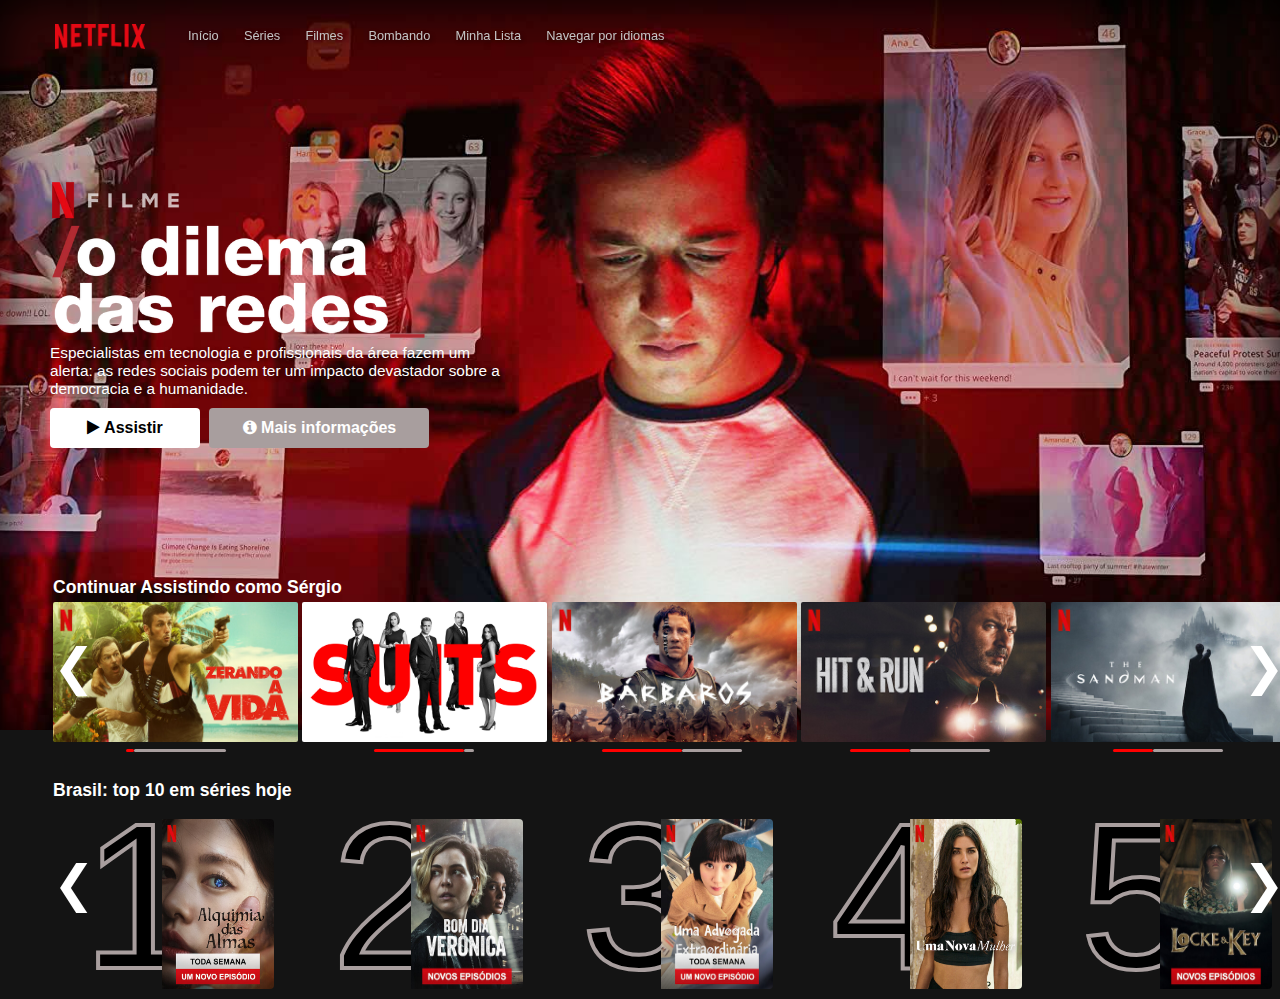
<file: index.html>
<!DOCTYPE html>
<html>
    <head>
            <meta charset="utf-8" />
            <title>Netflix</title>
            <link rel="stylesheet" href="https://cdnjs.cloudflare.com/ajax/libs/font-awesome/4.7.0/css/font-awesome.min.css">
            <link rel="stylesheet" href="css/netflix.css"/>
    </head>
    <body>
        <div id="menu">
            <a>
                <img class="img-logo" src="imagens/netflix-logo.png">
            </a>
            <ul class="menu-list">
                <li>
                  <a href="">Início</a>
                </li>
                <li>
                  <a href="">Séries</a>
                </li>
                <li>
                    <a href="">Filmes</a>
                  </li>
                <li>
                    <a href="">Bombando</a>
                </li>
                <li>
                    <a href="">Minha Lista</a>
                </li>
                <li>
                    <a href="">Navegar por idiomas</a>
                </li>
             </ul>
        </div>  
        <section>
            <div class="img-main">
                <div class="container-main">
                    <img src="imagens/dilema-das-redes-title.PNG" class="padding-left no-back" width="400px">
                    <br>
                    <div class="padding-left discription-movie">
                        <span class="title-main fade">
                            Especialistas em tecnologia e profissionais da área fazem um alerta: 
                            as redes sociais podem ter um impacto devastador sobre a democracia e a humanidade.
                        </span>
                    </div>
                     <div class="no-back padding-left">
                        <button class="btn-whatch">
                            <i class="fa fa-play no-back"></i>
                            Assistir
                        </button>
                        <button class="btn-info">
                            <i class="fa fa-info-circle no-back"></i>
                            Mais informações
                        </button>
                    </div>
                    <div class="title-keep-whatching">
                        <span class="text-keep-whatching padding-left">
                             Continuar Assistindo como Sérgio
                        </span>
                    </div>
                    <!--filmes para continuar assistindo-->
                    <div class="pnl-movie">
                        <div class="prev padding-left">
                            <a class="no-back" onclick="plusSlides(-1)">
                                ❮
                            </a>
                        </div>
                        <div class="pnl-movie-item padding-left">
                            <div class="mySlides transation-slide no-back">
                                <a class="pnl-movie-items">
                                    <img src="imagens/cont-assist-1.jpg">
                                    <img src="imagens/cont-assist-2.jpg">
                                    <img src="imagens/cont-assist-3.jpg">
                                    <img src="imagens/cont-assist-4.jpg">
                                    <img src="imagens/cont-assist-5.jpg">
                                    <img src="imagens/cont-assist-6.jpg">
                                    <img src="imagens/cont-assist-7.jpg">
                                    <img src="imagens/cont-assist-8.jpg">
                                    <img src="imagens/cont-assist-9.jpg">
                                    <img src="imagens/cont-assist-10.jpg">
                                </a>
                               
                            </div>
                        </div>
                        <div class="next">
                            <a class="no-back" onclick="plusSlides(1)">
                                ❯
                            </a>
                        </div>
                    </div>
                     <!--tempo assistido-->
                    <div class="pnl-movie" style="margin-top: -33px;height: 23px; background: transparent">
                        <div class="pnl-movie-item padding-left">
                            <div class="no-back pnl-movie-items time-watch">
                                <div class="time-watch-plus" style="width: 8px;"></div>
                                <div class="time-watch-minus" style="width: 92px;"></div>
                            </div>
                            <div class="no-back pnl-movie-items time-watch">
                                <div class="time-watch-plus" style="width: 90px;"></div>
                                <div class="time-watch-minus" style="width: 10px;"></div>
                            </div>
                            <div class="no-back pnl-movie-items time-watch">
                                <div class="time-watch-plus" style="width: 80px;"></div>
                                <div class="time-watch-minus" style="width: 60px;"></div>
                            </div>
                            <div class="no-back pnl-movie-items time-watch">
                                <div class="time-watch-plus" style="width: 60px;"></div>
                                <div class="time-watch-minus" style="width: 80px;"></div>
                            </div>
                            <div class="no-back pnl-movie-items time-watch">
                                <div class="time-watch-plus" style="width: 40px;"></div>
                                <div class="time-watch-minus" style="width: 70px;"></div>
                            </div>
                        </div>
                    </div>
                    <!--filmes/series no top 10-->
                    <div class="title-top-10">
                        <span class="text-keep-whatching padding-left">
                             Brasil: top 10 em séries hoje
                        </span>
                    </div>
                    <div class="pnl-movie">
                        <div class="prev padding-left">
                            <a class="no-back" onclick="plusSlidesTop10(-1)">
                                ❮
                            </a>
                        </div>
                        <div class="pnl-movie-item padding-left">
                            <div class="mySlides-top-10 fade no-back">
                                <a>
                                    <div class="div-top-10">
                                        <div class="div-number">
                                            1 
                                        </div> 
                                        <div class="div-image">
                                            <img class="img-top-10" src="imagens/top-1.jpg">
                                        </div> 
                                        <div>
                                        </div>
                                    </div>

                                    <div class="div-top-10">
                                        <div class="div-number">
                                            2 
                                        </div> 
                                        <div class="div-image">
                                            <img class="img-top-10" src="imagens/top-2.jpg">
                                        </div> 
                                    </div>

                                    <div class="div-top-10">
                                        <div class="div-number">
                                            3 
                                        </div> 
                                        <div class="div-image">
                                            <img class="img-top-10" src="imagens/top-3.jpg">
                                        </div> 
                                    </div>

                                    <div class="div-top-10">
                                        <div class="div-number">
                                            4 
                                        </div> 
                                        <div class="div-image">
                                            <img class="img-top-10" src="imagens/top-4.jpg">
                                        </div> 
                                    </div>

                                    <div class="div-top-10">
                                        <div class="div-number">
                                            5 
                                        </div> 
                                        <div class="div-image">
                                            <img class="img-top-10" src="imagens/top-5.jpg">
                                        </div> 
                                    </div>

                                    <div class="div-top-10">
                                        <div class="div-number">
                                            6 
                                        </div> 
                                        <div class="div-image">
                                            <img class="img-top-10" src="imagens/top-6.JPEG">
                                        </div> 
                                        <div>
                                        </div>
                                    </div>

                                    <div class="div-top-10">
                                        <div class="div-number">
                                            7 
                                        </div> 
                                        <div class="div-image">
                                            <img class="img-top-10" src="imagens/top-7.jpg">
                                        </div> 
                                    </div>

                                    <div class="div-top-10">
                                        <div class="div-number">
                                            8 
                                        </div> 
                                        <div class="div-image">
                                            <img class="img-top-10" src="imagens/top-8.jpg">
                                        </div> 
                                    </div>

                                    <div class="div-top-10">
                                        <div class="div-number">
                                            9 
                                        </div> 
                                        <div class="div-image">
                                            <img class="img-top-10" src="imagens/top-9.jpg">
                                        </div> 
                                    </div>

                                    <div class="div-top-10">
                                        <div class="div-number">
                                            10 
                                        </div> 
                                        <div class="div-image">
                                            <img class="img-top-10" src="imagens/top-10.jpg">
                                        </div> 
                                    </div>
                                </a>
                            </div>
                        </div>
                        <div class="next">
                            <a class="no-back" onclick="plusSlidesTop10(1)">
                                ❯
                            </a>
                        </div>
                       
                    </div>
                    
                </div>
               
            </div>
        </section>
    </body>
    <script src="js/netflix.js"></script>
</html>
</file>
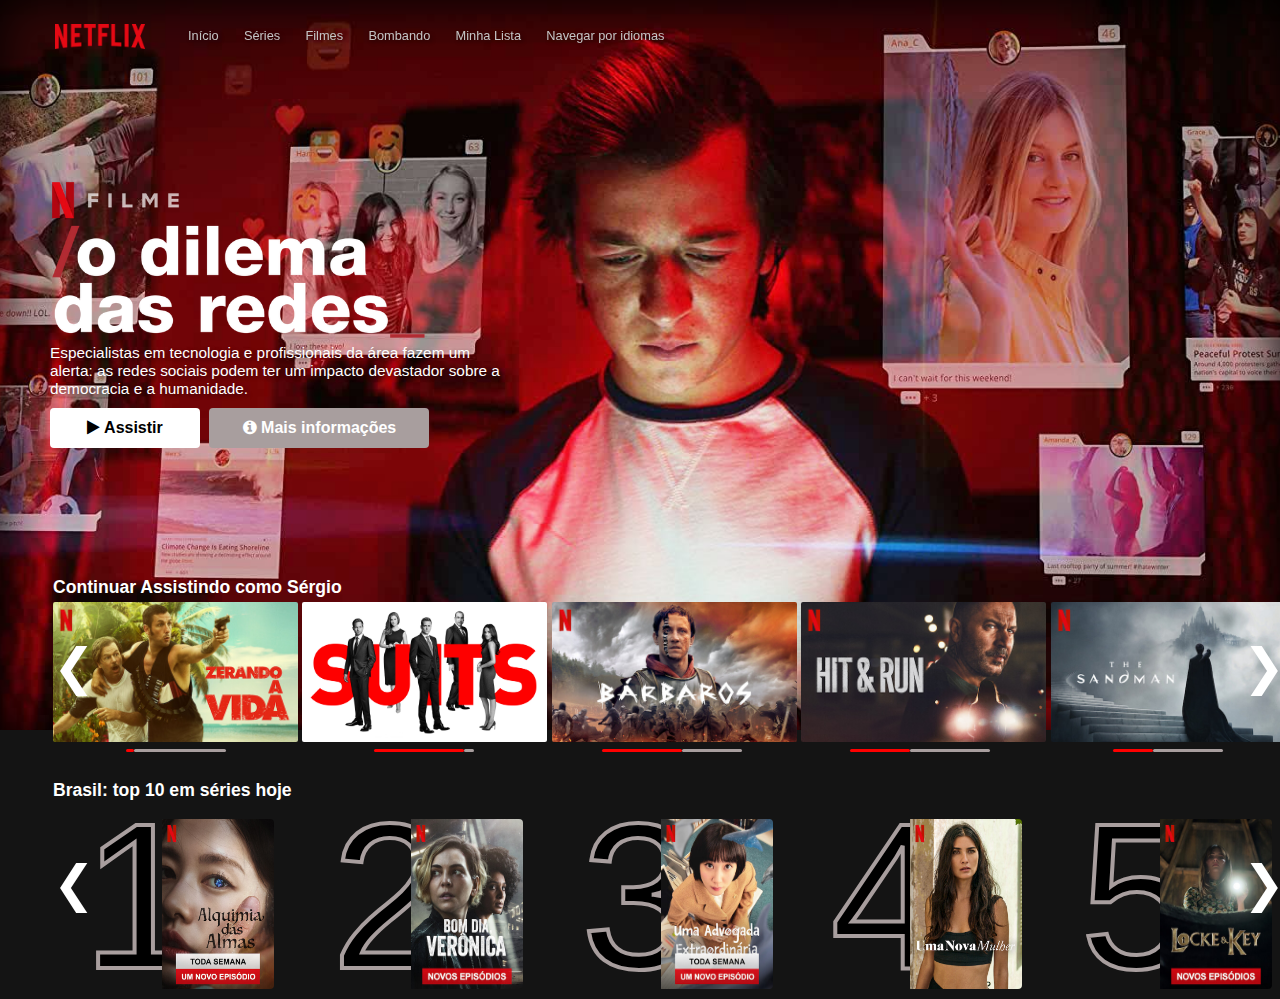
<file: netflix.html>
<!DOCTYPE html>
<html>
    <head>
            <meta charset="utf-8" />
            <title>Netflix</title>
            <link rel="stylesheet" href="https://cdnjs.cloudflare.com/ajax/libs/font-awesome/4.7.0/css/font-awesome.min.css">
            <link rel="stylesheet" href="css/netflix.css"/>
    </head>
    <body>
        <div id="menu">
            <a>
                <img class="img-logo" src="imagens/netflix-logo.png">
            </a>
            <ul class="menu-list">
                <li>
                  <a href="">Início</a>
                </li>
                <li>
                  <a href="">Séries</a>
                </li>
                <li>
                    <a href="">Filmes</a>
                  </li>
                <li>
                    <a href="">Bombando</a>
                </li>
                <li>
                    <a href="">Minha Lista</a>
                </li>
                <li>
                    <a href="">Navegar por idiomas</a>
                </li>
             </ul>
        </div>  
        <section>
            <div class="img-main">
                <div class="container-main">
                    <img src="imagens/dilema-das-redes-title.PNG" class="padding-left no-back" width="400px">
                    <br>
                    <div class="padding-left discription-movie">
                        <span class="title-main fade">
                            Especialistas em tecnologia e profissionais da área fazem um alerta: 
                            as redes sociais podem ter um impacto devastador sobre a democracia e a humanidade.
                        </span>
                    </div>
                     <div class="no-back padding-left">
                        <button class="btn-whatch">
                            <i class="fa fa-play no-back"></i>
                            Assistir
                        </button>
                        <button class="btn-info">
                            <i class="fa fa-info-circle no-back"></i>
                            Mais informações
                        </button>
                    </div>
                    <div class="title-keep-whatching">
                        <span class="text-keep-whatching padding-left">
                             Continuar Assistindo como Sérgio
                        </span>
                    </div>
                    <!--filmes para continuar assistindo-->
                    <div class="pnl-movie">
                        <div class="prev padding-left">
                            <a class="no-back" onclick="plusSlides(-1)">
                                ❮
                            </a>
                        </div>
                        <div class="pnl-movie-item padding-left">
                            <div class="mySlides transation-slide no-back">
                                <a class="pnl-movie-items">
                                    <img src="imagens/cont-assist-1.jpg">
                                    <img src="imagens/cont-assist-2.jpg">
                                    <img src="imagens/cont-assist-3.jpg">
                                    <img src="imagens/cont-assist-4.jpg">
                                    <img src="imagens/cont-assist-5.jpg">
                                    <img src="imagens/cont-assist-6.jpg">
                                    <img src="imagens/cont-assist-7.jpg">
                                    <img src="imagens/cont-assist-8.jpg">
                                    <img src="imagens/cont-assist-9.jpg">
                                    <img src="imagens/cont-assist-10.jpg">
                                </a>
                               
                            </div>
                        </div>
                        <div class="next">
                            <a class="no-back" onclick="plusSlides(1)">
                                ❯
                            </a>
                        </div>
                    </div>
                     <!--tempo assistido-->
                    <div class="pnl-movie" style="margin-top: -33px;height: 23px; background: transparent">
                        <div class="pnl-movie-item padding-left">
                            <div class="no-back pnl-movie-items time-watch">
                                <div class="time-watch-plus" style="width: 8px;"></div>
                                <div class="time-watch-minus" style="width: 92px;"></div>
                            </div>
                            <div class="no-back pnl-movie-items time-watch">
                                <div class="time-watch-plus" style="width: 90px;"></div>
                                <div class="time-watch-minus" style="width: 10px;"></div>
                            </div>
                            <div class="no-back pnl-movie-items time-watch">
                                <div class="time-watch-plus" style="width: 80px;"></div>
                                <div class="time-watch-minus" style="width: 60px;"></div>
                            </div>
                            <div class="no-back pnl-movie-items time-watch">
                                <div class="time-watch-plus" style="width: 60px;"></div>
                                <div class="time-watch-minus" style="width: 80px;"></div>
                            </div>
                            <div class="no-back pnl-movie-items time-watch">
                                <div class="time-watch-plus" style="width: 40px;"></div>
                                <div class="time-watch-minus" style="width: 70px;"></div>
                            </div>
                        </div>
                    </div>
                    <!--filmes/series no top 10-->
                    <div class="title-top-10">
                        <span class="text-keep-whatching padding-left">
                             Brasil: top 10 em séries hoje
                        </span>
                    </div>
                    <div class="pnl-movie">
                        <div class="prev padding-left">
                            <a class="no-back" onclick="plusSlidesTop10(-1)">
                                ❮
                            </a>
                        </div>
                        <div class="pnl-movie-item padding-left">
                            <div class="mySlides-top-10 fade no-back">
                                <a>
                                    <div class="div-top-10">
                                        <div class="div-number">
                                            1 
                                        </div> 
                                        <div class="div-image">
                                            <img class="img-top-10" src="imagens/top-1.jpg">
                                        </div> 
                                        <div>
                                        </div>
                                    </div>

                                    <div class="div-top-10">
                                        <div class="div-number">
                                            2 
                                        </div> 
                                        <div class="div-image">
                                            <img class="img-top-10" src="imagens/top-2.jpg">
                                        </div> 
                                    </div>

                                    <div class="div-top-10">
                                        <div class="div-number">
                                            3 
                                        </div> 
                                        <div class="div-image">
                                            <img class="img-top-10" src="imagens/top-3.jpg">
                                        </div> 
                                    </div>

                                    <div class="div-top-10">
                                        <div class="div-number">
                                            4 
                                        </div> 
                                        <div class="div-image">
                                            <img class="img-top-10" src="imagens/top-4.jpg">
                                        </div> 
                                    </div>

                                    <div class="div-top-10">
                                        <div class="div-number">
                                            5 
                                        </div> 
                                        <div class="div-image">
                                            <img class="img-top-10" src="imagens/top-5.jpg">
                                        </div> 
                                    </div>

                                    <div class="div-top-10">
                                        <div class="div-number">
                                            6 
                                        </div> 
                                        <div class="div-image">
                                            <img class="img-top-10" src="imagens/top-6.JPEG">
                                        </div> 
                                        <div>
                                        </div>
                                    </div>

                                    <div class="div-top-10">
                                        <div class="div-number">
                                            7 
                                        </div> 
                                        <div class="div-image">
                                            <img class="img-top-10" src="imagens/top-7.jpg">
                                        </div> 
                                    </div>

                                    <div class="div-top-10">
                                        <div class="div-number">
                                            8 
                                        </div> 
                                        <div class="div-image">
                                            <img class="img-top-10" src="imagens/top-8.jpg">
                                        </div> 
                                    </div>

                                    <div class="div-top-10">
                                        <div class="div-number">
                                            9 
                                        </div> 
                                        <div class="div-image">
                                            <img class="img-top-10" src="imagens/top-9.jpg">
                                        </div> 
                                    </div>

                                    <div class="div-top-10">
                                        <div class="div-number">
                                            10 
                                        </div> 
                                        <div class="div-image">
                                            <img class="img-top-10" src="imagens/top-10.jpg">
                                        </div> 
                                    </div>
                                </a>
                            </div>
                        </div>
                        <div class="next">
                            <a class="no-back" onclick="plusSlidesTop10(1)">
                                ❯
                            </a>
                        </div>
                       
                    </div>
                    
                </div>
               
            </div>
        </section>
    </body>
    <script src="js/netflix.js"></script>
</html>
</file>
<file: css/netflix.css>
* {
    margin: 0;
    padding: 0;
    font-family: Arial, Helvetica, sans-serif;
    background-color: rgb(20, 20, 20);

}

#menu {
    width: 100%;
    height: 54px;
    background-color: rgb(20, 20, 20);
    padding-left: 34px;
    padding-top: 15px;
    position: fixed;
    display: flex;
    flex-direction: row;
    transition: background-color 0.3s ease-in-out;
    border: none !important;
}

#menu {
    background-color: rgba(0, 0, 0, 0);
    -webkit-box-shadow: 89px -7px 0 0 #000000;
    box-shadow: 89px -7px 0px 0 #000000;
    border: none !important;
}

.mudaCor {

    background-color: rgb(20, 20, 20) !important;
}


#menu a {
    color: #fff;
    font-size: 1vw;
    font-weight: 400;
    line-height: normal;
    margin-top: 0.1vw;
    text-shadow: 2px 2px 4px rgb(0 0 0 / 45%);
    text-decoration: none;
    background: transparent;
    color: rgb(196, 196, 196);
}

#menu a:hover {
    color: rgb(170, 169, 169);
}

ul {
    color: white;
    list-style: none;
    padding-top: 6px;
    margin-left: 28px;
    font-size: 1.2vw;
    font-weight: 400;
    line-height: normal;
    background: transparent;
}

li {
    padding: 6px;
    margin-left: 9px;
    background: transparent;
}

ul>li {
    display: inline-block;
    background: transparent;
    font-size: 14px;
}

.img-logo {
    padding-left: 21px;
    width: 90px;
    height: 25px;
    margin-top: 8px;
    background: transparent;
}


.img-main {
    background-image: url(../imagens/dilema-das-redes.png);
    height: 730px;
    background-position: center;
    background-repeat: no-repeat;
    background-size: cover;
    box-shadow: inset 0 0 50px #000000;
    background-color: rgb(20, 20, 20);
}

.container-main {
    background: transparent;
    padding-top: 180px;
}

a {
    color: #fff;
    text-decoration: none;
    background: transparent;
}

a:hover {
    color: rgb(196, 196, 196);
}

.title-main {
    color: #fff;
    font-size: 1.2vw;
    font-weight: 400;
    line-height: normal;
    margin-top: 0.1vw;
    text-shadow: 2px 2px 4px rgb(0 0 0 / 45%);
    background: transparent;

}

.btn-whatch {
    background-color: #FFF;
    color: #000000;
    border: #FFF;
    width: 150px;
}

.btn-info {
    background-color: rgb(168, 158, 158);
    color: #FFF;
    border: rgb(168, 158, 158);
    width: 220px;
    margin-left: 5px;
    /*opacity: 0.9;*/

}

.padding-left {
    padding-left: 50px;
}

.btn-whatch,
.btn-info {
    padding: 11px;
    font-weight: bold;
    border-radius: 4px;
    font-size: 16px;
    cursor: pointer;
}

.pnl-movie {
    margin-top: 10px;
    display: flex;
    flex-direction: row;
    height: 180px;
    background: transparent;
    flex-wrap: nowrap;
    width: 100%;
    white-space: nowrap;
    overflow: hidden;
    text-overflow: ellipsis;
    position: relative;
}


.pnl-movie a {
    margin-left: 3px;
    border-radius: 5px;
    height: 150px;
}

.pnl-movie .prev {
    width: 40px;
    height: 150px;
}

.pnl-movie .next {
    width: 40px;
    height: 150px;
}

.pnl-movie img {
    width: 245px;
    height: 140px;
    border-radius: 2px;
    cursor: pointer;
}

.pnl-movie-item {
    background: transparent;
    display: flex;
    flex-direction: row;
    flex-wrap: nowrap;
}

.pnl-movie-items {
    margin-left: 3px;
    border-radius: 5px;
    width: 245px;
    height: 140px;
    border-radius: 2px;
    cursor: pointer;
    text-align: center;
    justify-content: center;
    justify-items: center;
}

.title-keep-whatching {
    margin-top: 135px;
    background: transparent;
    color: #FFF;
    -webkit-text-stroke: 0px #FFF;
    padding: 3px;
    line-height: 3px;
}


.title-top-10 {
    background: transparent;
    color: #FFF;
    -webkit-text-stroke: 0px #FFF;
    padding: 3px;
    line-height: 30px;
    background-color: rgb(20, 20, 20);
}

.text-keep-whatching {
    font-weight: bold;
    font-size: 1.1em;
    background: transparent;
}


.next {
    cursor: pointer;
    font-size: 50px;
    transition: 0.6s ease;
    border-radius: 0 3px 3px 0;
    user-select: none;
    background: transparent;
    float: right;
    position: absolute;
    top: 0;
    right: 0;
    margin-top: 36px;
}

.prev {
    border-radius: 3px 0 0 3px;
    cursor: pointer;
    background: transparent;
    font-size: 50px;
    float: left;
    transition: 0.6s ease;
    user-select: none;
    position: absolute;
    top: 0;
    left: 0;
    margin-top: 36px;
}

.fade {
    animation-name: fade;
    animation-duration: 2.8s;

}

.transation-slide {
    --selected-item: 0;
    --total-items: 4;
    left: calc(var(--selected-item) * -100%);
    width: calc(var(--total-items) * 100%);
    transition: left 0.4s cubic-bezier(0.680, -0.550, 0.265, 1.550);
}

@keyframes fade {
    from {
        opacity: .4
    }

    to {
        opacity: 1
    }
}

@media only screen and (max-width: 300px) {

    .prev,
    .next {
        font-size: 18px
    }
}

.discription-movie {
    margin-bottom: 10px;
    width: 450px;
    background: transparent;
}

.no-back {
    background: transparent;
}

.pnl-movie-item p {
    -webkit-text-stroke-width: 3px;
    -webkit-text-stroke-color: rgb(168, 158, 158);
    font-size: 13em;
    color: #000;
    font-family: Impact, Haettenschweiler, 'Arial Narrow Bold', sans-serif;
}

.border-number:hover {
    color: #000;
}

.div-number {
    background: transparent;
    width: 150px;
    position: relative;
    margin-top: -42px;
    margin-left: 12px;
    -webkit-text-stroke-width: 4px;
    -webkit-text-stroke-color: rgb(168, 158, 158);
    color: #000;
    font-family: Impact, Haettenschweiler, 'Arial Narrow Bold', sans-serif;
}

.div-image {
    background: transparent;
    width: 150px;
    position: relative;
    margin-top: -21px;
    margin-left: -72px;
}

.img-top-10 {
    width: 112px !important;
    height: 170px !important;
    border-radius: 0px 4px 4px 0px !important;
}

.div-top-10 {
    font-size: 13em;
    width: 245px;
    text-align: center;
    display: inline-flex;
}

.time-watch {
    display: inline-flex;
}

.time-watch-minus {
    background-color: rgb(168, 158, 158);
}

.time-watch-plus {
    background-color: red;
}

.time-watch-minus,
.time-watch-plus {
    height: 3px;
    border-radius: 10px;
}



@media (min-width: 991px) {
    .menu-list{
      display: block!important;
    }
    .menu-mobile {
    display: none!important;
  }
}
</file>
